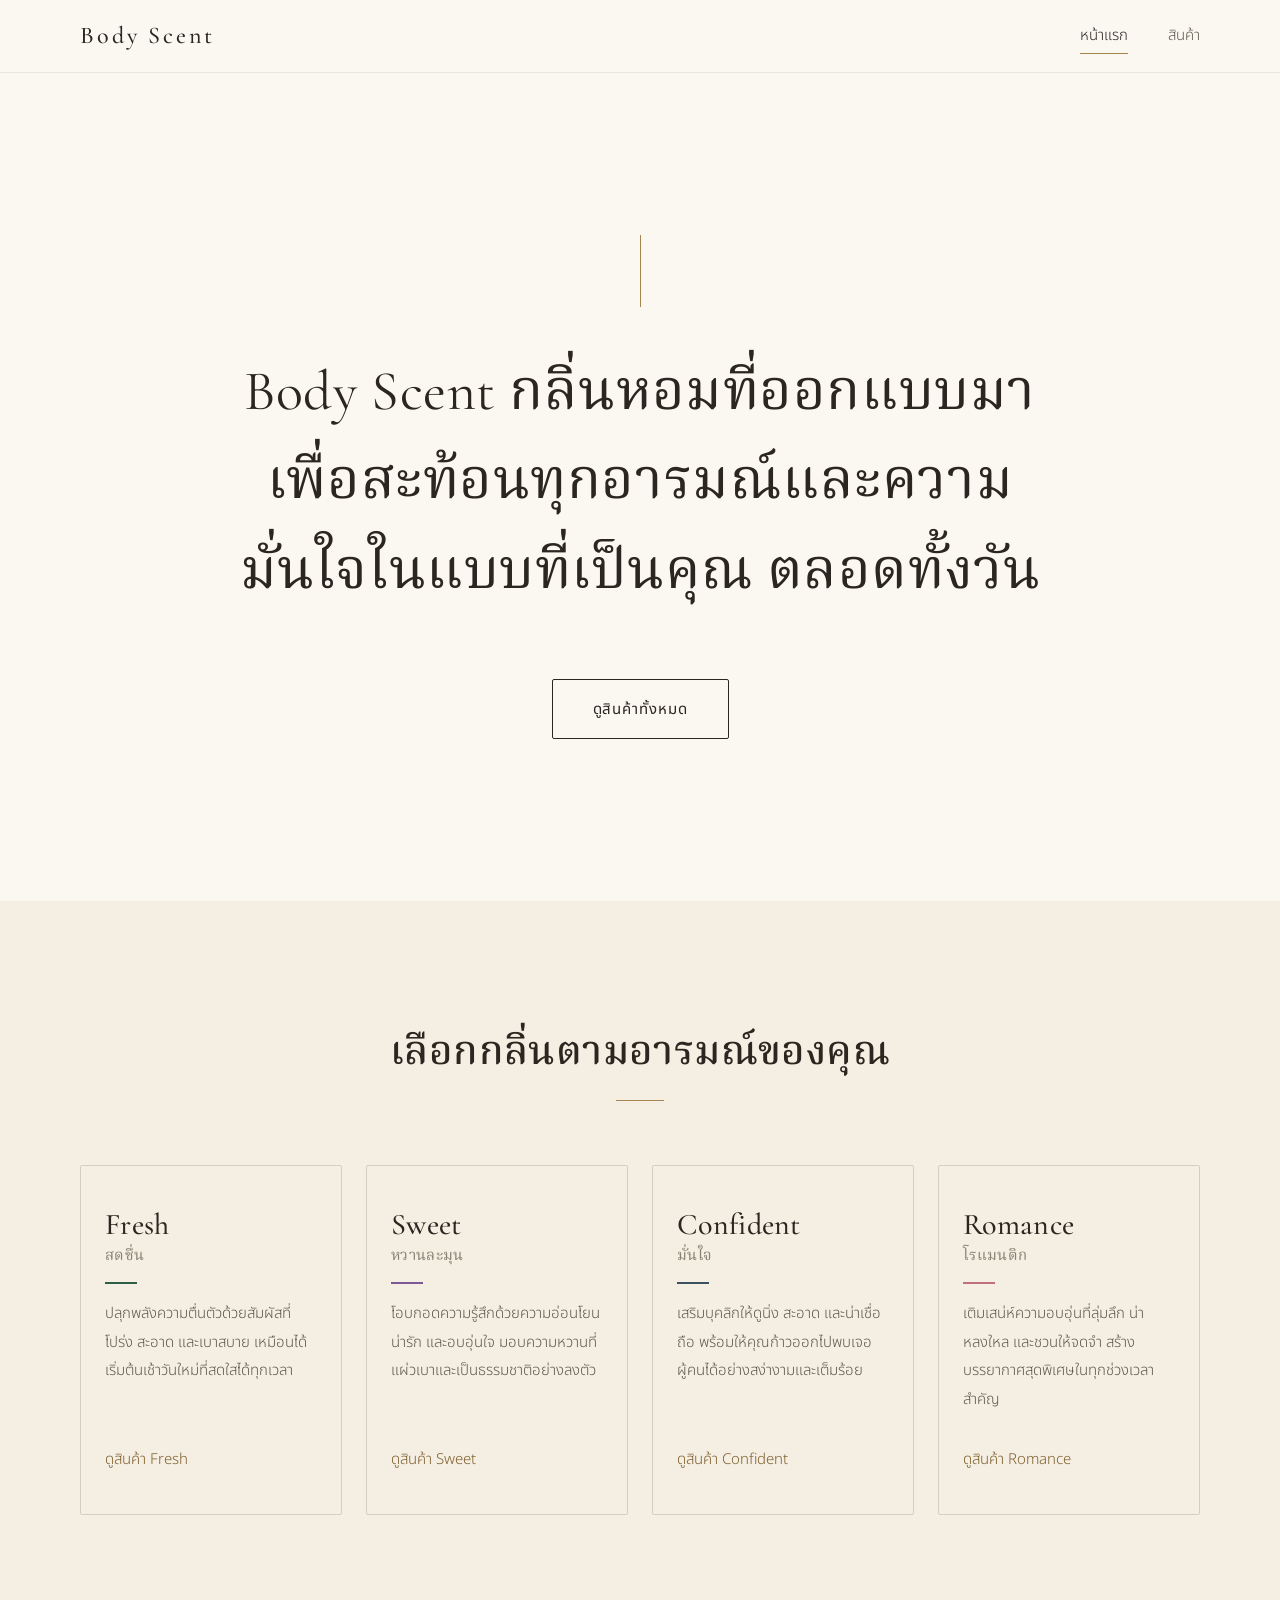
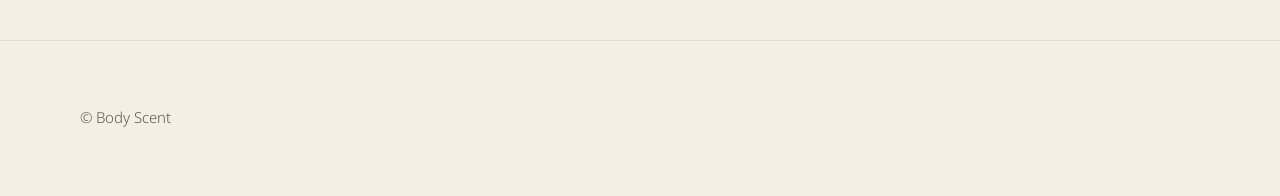
<file: index.html>
<!DOCTYPE html>
<html lang="th">
<head>
  <meta charset="UTF-8">
  <meta name="viewport" content="width=device-width, initial-scale=1">
  <title>Body Scent | น้ำหอมฉีดตัวและโรลออนสำหรับทุกอารมณ์</title>
  <meta name="description" content="Body Scent กลิ่นหอมที่ออกแบบมาเพื่อสะท้อนทุกอารมณ์และความมั่นใจในแบบที่เป็นคุณ ตลอดทั้งวัน">
  <meta name="theme-color" content="#fbf8f2">
  <link rel="stylesheet" href="style.css">
  <style>
    /* เฉพาะหน้าแรก */
    .hero {
      min-height: calc(100vh - 4.5rem);
      min-height: calc(100svh - 4.5rem);
      display: grid;
      place-items: center;
      padding-block: var(--space-6);
      text-align: center;
    }
    .hero__line {
      display: block;
      width: 1px;
      height: 4.5rem;
      margin: 0 auto var(--space-4);
      background: var(--accent);
    }
    .hero h1 {
      max-width: 21em;
      margin-inline: auto;
      font-size: clamp(1.875rem, 1.2rem + 3.2vw, 3.5rem);
      font-weight: 400;
      line-height: 1.6;
      text-wrap: balance;
    }
    .hero .btn { margin-top: var(--space-5); }

    .mood-grid {
      display: grid;
      grid-template-columns: repeat(4, 1fr);
      gap: var(--space-3);
    }
    .mood-card {
      display: flex;
      flex-direction: column;
      gap: var(--space-2);
      padding: var(--space-4) var(--space-3);
      border: var(--line);
      border-radius: var(--radius);
      transition: border-color .3s var(--ease), background-color .3s var(--ease);
    }
    .mood-card:hover { border-color: var(--accent); background: var(--ivory); color: inherit; }
    .mood-card h3 { font-size: 1.875rem; }
    .mood-card__th {
      display: block;
      margin-top: 0.25rem;
      font-family: var(--font-serif-th);
      font-size: var(--fs-sm);
      font-weight: 400;
      color: var(--ink-mute);
    }
    .mood-card .mood-rule { margin-top: 0; }
    .mood-card p { font-size: var(--fs-sm); line-height: 1.9; }
    .mood-card__more { margin-top: auto; padding-top: var(--space-2); font-size: var(--fs-sm); color: var(--accent-deep); }

    @media (max-width: 1024px) { .mood-grid { grid-template-columns: repeat(2, 1fr); } }
    @media (max-width: 520px)  { .mood-grid { grid-template-columns: 1fr; } }
  </style>
</head>
<body>

  <header class="site-header">
    <div class="container">
      <a href="index.html" class="logo">Body Scent</a>
      <nav class="nav" aria-label="เมนูหลัก">
        <a href="index.html" aria-current="page">หน้าแรก</a>
        <a href="product.html">สินค้า</a>
      </nav>
    </div>
  </header>

  <main>
    <section class="hero">
      <div class="container">
        <span class="hero__line" aria-hidden="true"></span>
        <h1>Body Scent กลิ่นหอมที่ออกแบบมาเพื่อสะท้อนทุกอารมณ์และความมั่นใจในแบบที่เป็นคุณ ตลอดทั้งวัน</h1>
        <a href="product.html" class="btn">ดูสินค้าทั้งหมด</a>
      </div>
    </section>

    <section class="section section--cream" id="moods">
      <div class="container">
        <div class="section-head section-head--center">
          <h2>เลือกกลิ่นตามอารมณ์ของคุณ</h2>
          <span class="rule"></span>
        </div>

        <div class="mood-grid">
          <a class="mood-card" data-mood="fresh" href="product.html?mood=fresh">
            <h3>Fresh<span class="mood-card__th">สดชื่น</span></h3>
            <span class="mood-rule" aria-hidden="true"></span>
            <p>ปลุกพลังความตื่นตัวด้วยสัมผัสที่โปร่ง สะอาด และเบาสบาย เหมือนได้เริ่มต้นเช้าวันใหม่ที่สดใสได้ทุกเวลา</p>
            <span class="mood-card__more">ดูสินค้า Fresh</span>
          </a>

          <a class="mood-card" data-mood="sweet" href="product.html?mood=sweet">
            <h3>Sweet<span class="mood-card__th">หวานละมุน</span></h3>
            <span class="mood-rule" aria-hidden="true"></span>
            <p>โอบกอดความรู้สึกด้วยความอ่อนโยน น่ารัก และอบอุ่นใจ มอบความหวานที่แผ่วเบาและเป็นธรรมชาติอย่างลงตัว</p>
            <span class="mood-card__more">ดูสินค้า Sweet</span>
          </a>

          <a class="mood-card" data-mood="confident" href="product.html?mood=confident">
            <h3>Confident<span class="mood-card__th">มั่นใจ</span></h3>
            <span class="mood-rule" aria-hidden="true"></span>
            <p>เสริมบุคลิกให้ดูนิ่ง สะอาด และน่าเชื่อถือ พร้อมให้คุณก้าวออกไปพบเจอผู้คนได้อย่างสง่างามและเต็มร้อย</p>
            <span class="mood-card__more">ดูสินค้า Confident</span>
          </a>

          <a class="mood-card" data-mood="romance" href="product.html?mood=romance">
            <h3>Romance<span class="mood-card__th">โรแมนติก</span></h3>
            <span class="mood-rule" aria-hidden="true"></span>
            <p>เติมเสน่ห์ความอบอุ่นที่ลุ่มลึก น่าหลงใหล และชวนให้จดจำ สร้างบรรยากาศสุดพิเศษในทุกช่วงเวลาสำคัญ</p>
            <span class="mood-card__more">ดูสินค้า Romance</span>
          </a>
        </div>
      </div>
    </section>
  </main>

  <footer class="site-footer">
    <div class="container">
      <p>&copy; Body Scent</p>
    </div>
  </footer>

  <script src="script.js"></script>
</body>
</html>
</file>
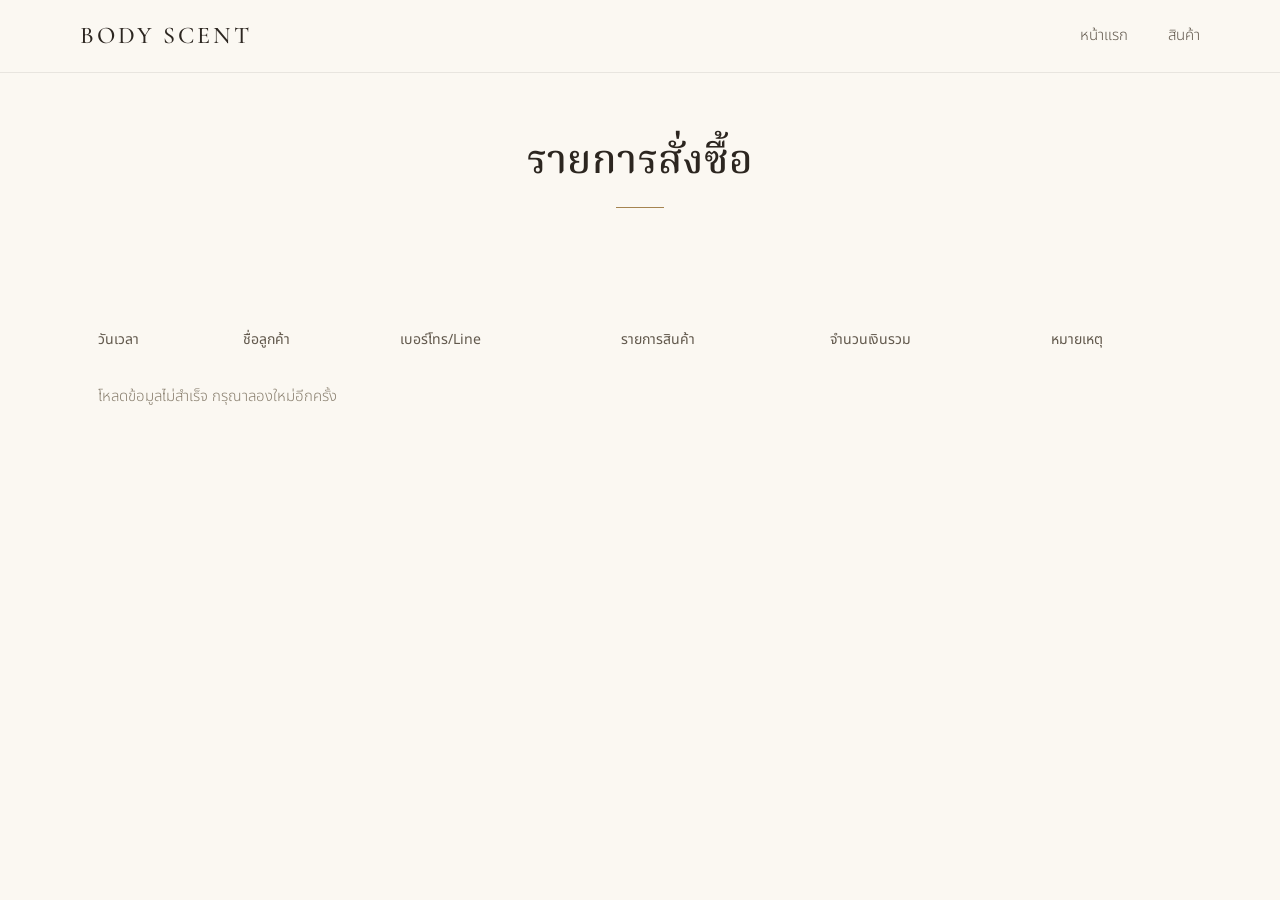
<file: admin.html>
<!DOCTYPE html>
<html lang="th">
<head>
  <meta charset="UTF-8">
  <meta name="viewport" content="width=device-width, initial-scale=1">
  <meta name="robots" content="noindex, nofollow">
  <title>รายการสั่งซื้อ | Body Scent</title>
  <link rel="stylesheet" href="style.css">
  <style>
    /* เฉพาะหน้า admin */
    .page-head {
      padding: var(--space-5) 0 var(--space-4);
      text-align: center;
      background: var(--bg-soft);
      border-bottom: 1px solid var(--line);
    }

    .page-head h1 {
      margin-bottom: 0;
      font-size: clamp(1.8rem, 3.6vw, 2.5rem);
    }

    .page-head .rule { margin: var(--space-3) auto 0; }

    .table-wrap {
      overflow-x: auto;
      border: 1px solid var(--line);
      background: var(--surface);
    }

    #ordersTable {
      width: 100%;
      min-width: 880px;
      border-collapse: collapse;
      font-size: 0.92rem;
      line-height: 1.7;
    }

    #ordersTable th,
    #ordersTable td {
      padding: 1rem 1.1rem;
      text-align: left;
      vertical-align: top;
      border-bottom: 1px solid var(--line);
    }

    #ordersTable thead th {
      font-weight: 400;
      font-size: 0.88rem;
      white-space: nowrap;
      color: var(--ink-soft);
      background: var(--bg-soft);
      border-bottom: 1px solid var(--line-strong);
    }

    #ordersTable tbody tr:last-child td { border-bottom: 0; }
    #ordersTable tbody tr:hover td { background: var(--bg); }

    /* วันเวลา และจำนวนเงิน ไม่ตัดบรรทัด */
    #ordersTable td:nth-child(1),
    #ordersTable td:nth-child(5) { white-space: nowrap; }
  </style>
</head>
<body>

  <header class="site-header">
    <div class="container">
      <a href="index.html" class="logo">BODY SCENT</a>
      <nav class="nav" aria-label="เมนูหลัก">
        <a href="index.html">หน้าแรก</a>
        <a href="product.html">สินค้า</a>
      </nav>
    </div>
  </header>

  <main>
    <section class="page-head">
      <div class="container">
        <h1>รายการสั่งซื้อ</h1>
        <span class="rule" aria-hidden="true"></span>
      </div>
    </section>

    <section class="section" style="padding-top: var(--space-5);">
      <div class="container">
        <div class="table-wrap">
          <table id="ordersTable">
            <thead>
              <tr>
                <th scope="col">วันเวลา</th>
                <th scope="col">ชื่อลูกค้า</th>
                <th scope="col">เบอร์โทร/Line</th>
                <th scope="col">รายการสินค้า</th>
                <th scope="col">จำนวนเงินรวม</th>
                <th scope="col">หมายเหตุ</th>
              </tr>
            </thead>
            <tbody></tbody>
          </table>
        </div>
      </div>
    </section>
  </main>

  <script src="script.js"></script>
</body>
</html>
</file>
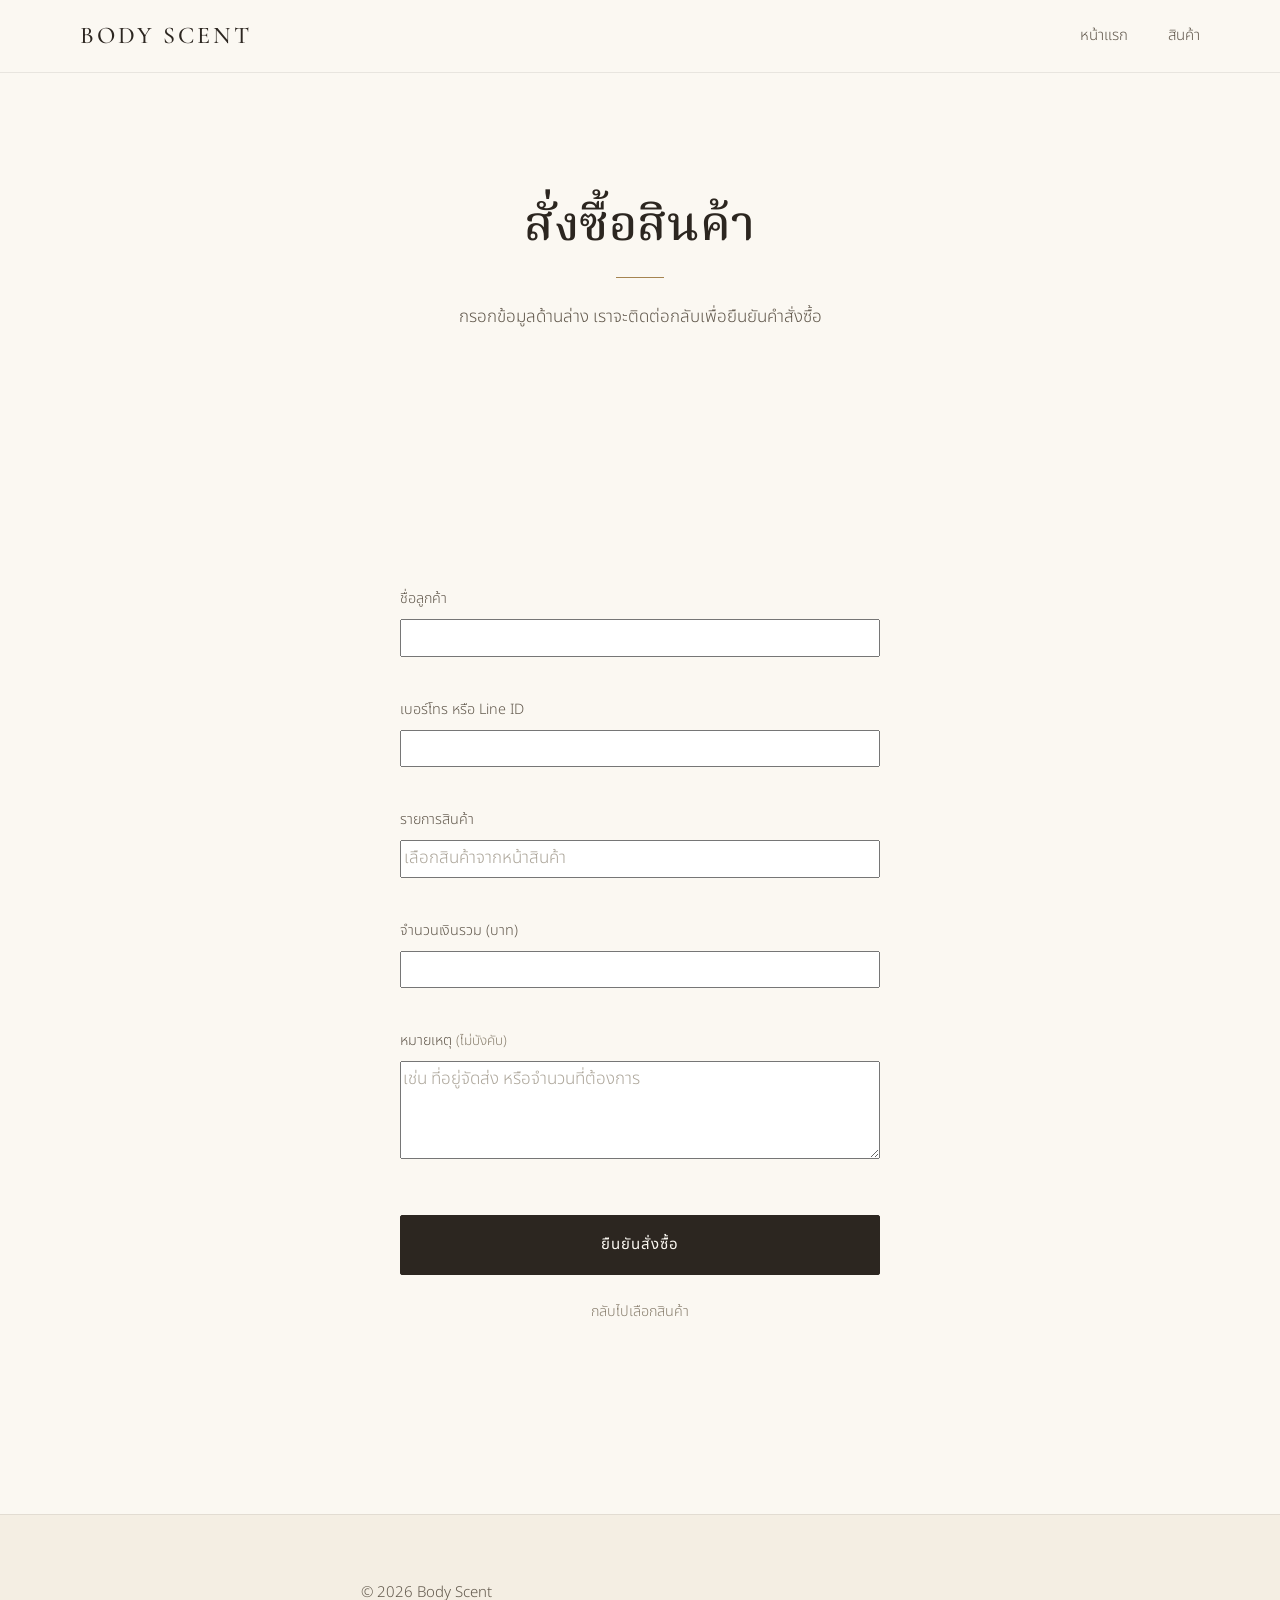
<file: order.html>
<!DOCTYPE html>
<html lang="th">
<head>
  <meta charset="UTF-8">
  <meta name="viewport" content="width=device-width, initial-scale=1">
  <title>สั่งซื้อสินค้า | Body Scent</title>
  <meta name="description" content="กรอกข้อมูลเพื่อสั่งซื้อสินค้า Body Scent">
  <link rel="stylesheet" href="style.css">
  <style>
    /* เฉพาะหน้าสั่งซื้อ */
    .page-head {
      padding: var(--space-6) 0 var(--space-5);
      text-align: center;
      background: var(--bg-soft);
      border-bottom: 1px solid var(--line);
    }

    .page-head h1 {
      margin-bottom: 0;
      font-size: clamp(2rem, 4vw, 3rem);
    }

    .page-head .rule { margin: var(--space-3) auto; }
    .page-head p { margin: 0 auto; }

    .order-form {
      max-width: 560px;
      margin: 0 auto;
      padding: var(--space-5) var(--space-4);
      background: var(--surface);
      border: 1px solid var(--line);
    }

    .field { margin-bottom: var(--space-4); }

    .field label {
      display: block;
      font-size: 0.9rem;
      color: var(--ink-soft);
    }

    .field .hint {
      color: var(--ink-mute);
      font-size: 0.85rem;
    }

    .field textarea {
      resize: vertical;
      min-height: 5.5rem;
      line-height: 1.8;
    }

    .field input::placeholder,
    .field textarea::placeholder {
      color: var(--ink-mute);
      opacity: 0.7;
    }

    .order-form .btn { margin-top: var(--space-2); }

    .order-form .btn:disabled {
      opacity: 0.5;
      cursor: not-allowed;
    }

    .back-link {
      display: block;
      margin-top: var(--space-3);
      text-align: center;
      font-size: 0.9rem;
      color: var(--ink-mute);
    }

    .back-link:hover { color: var(--ink); }

    @media (max-width: 640px) {
      .page-head { padding: var(--space-5) 0 var(--space-4); }
      .order-form { padding: var(--space-4) var(--space-3); border-left: 0; border-right: 0; }
    }
  </style>
</head>
<body>

  <header class="site-header">
    <div class="container">
      <a href="index.html" class="logo">BODY SCENT</a>
      <nav class="nav" aria-label="เมนูหลัก">
        <a href="index.html">หน้าแรก</a>
        <a href="product.html">สินค้า</a>
      </nav>
    </div>
  </header>

  <main>
    <section class="page-head">
      <div class="container">
        <h1>สั่งซื้อสินค้า</h1>
        <span class="rule" aria-hidden="true"></span>
        <p>กรอกข้อมูลด้านล่าง เราจะติดต่อกลับเพื่อยืนยันคำสั่งซื้อ</p>
      </div>
    </section>

    <section class="section">
      <div class="container">
        <form id="orderForm" class="order-form">
          <div class="field">
            <label for="customerName">ชื่อลูกค้า</label>
            <input type="text" id="customerName" name="customerName" autocomplete="name" required>
          </div>

          <div class="field">
            <label for="contact">เบอร์โทร หรือ Line ID</label>
            <input type="text" id="contact" name="contact" autocomplete="tel" required>
          </div>

          <div class="field">
            <label for="items">รายการสินค้า</label>
            <input type="text" id="items" name="items" placeholder="เลือกสินค้าจากหน้าสินค้า" required>
          </div>

          <div class="field">
            <label for="total">จำนวนเงินรวม (บาท)</label>
            <input type="text" id="total" name="total" inputmode="decimal" required>
          </div>

          <div class="field">
            <label for="note">หมายเหตุ <span class="hint">(ไม่บังคับ)</span></label>
            <textarea id="note" name="note" rows="3" placeholder="เช่น ที่อยู่จัดส่ง หรือจำนวนที่ต้องการ"></textarea>
          </div>

          <button type="submit" class="btn btn--solid btn--block">ยืนยันสั่งซื้อ</button>
          <a href="product.html" class="back-link">กลับไปเลือกสินค้า</a>
        </form>
      </div>
    </section>
  </main>

  <footer class="site-footer">
    <div class="container">
      <p class="mb-0" style="margin-left:auto;margin-right:auto;">&copy; 2026 Body Scent</p>
    </div>
  </footer>

  <script src="script.js"></script>
</body>
</html>
</file>
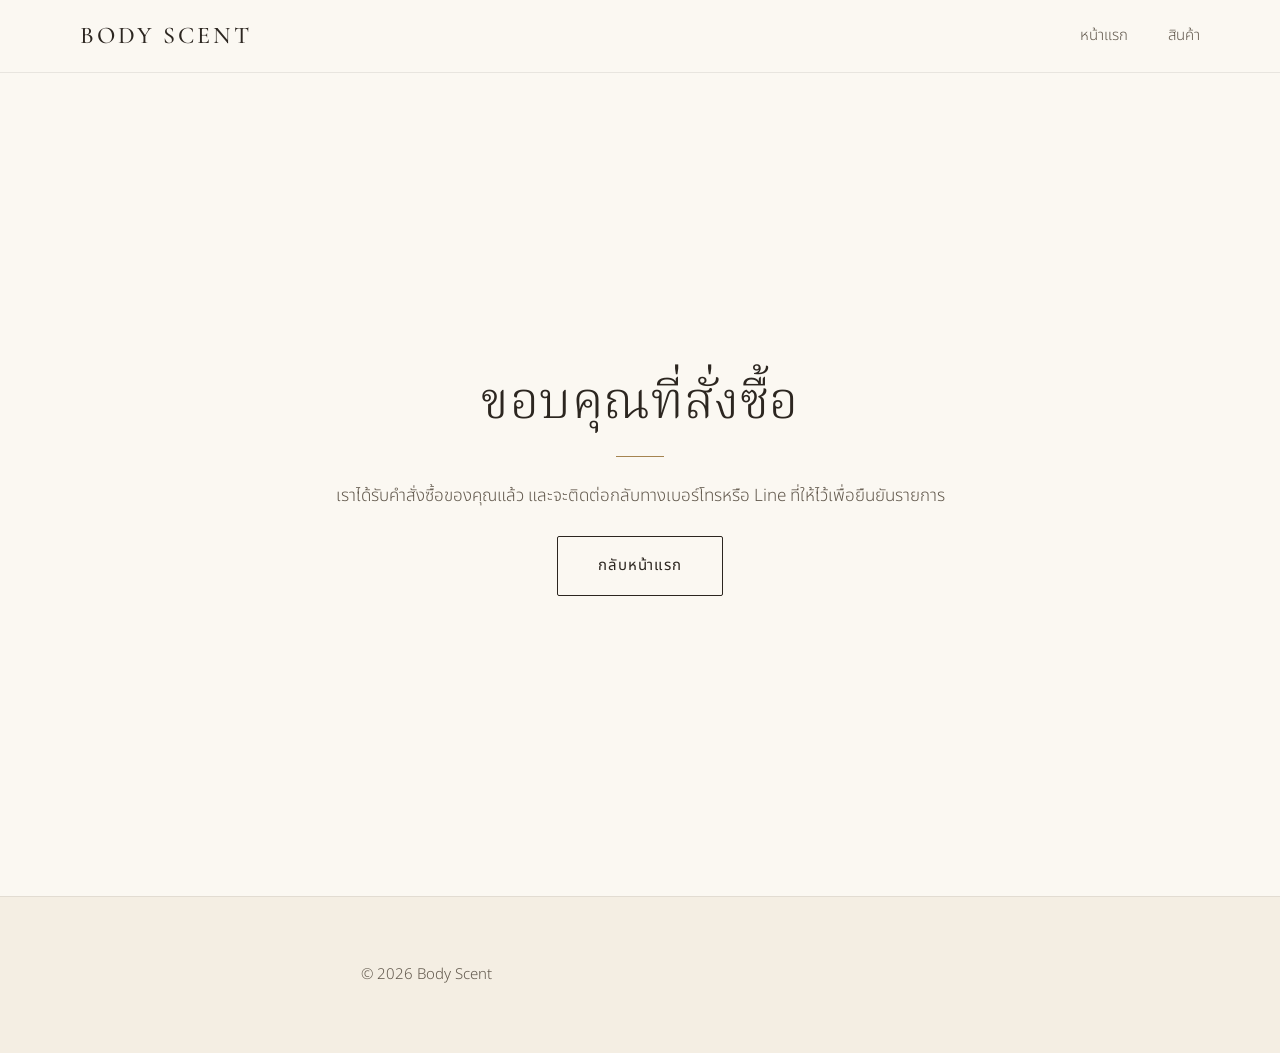
<file: thankyou.html>
<!DOCTYPE html>
<html lang="th">
<head>
  <meta charset="UTF-8">
  <meta name="viewport" content="width=device-width, initial-scale=1">
  <title>ขอบคุณสำหรับคำสั่งซื้อ | Body Scent</title>
  <link rel="stylesheet" href="style.css">
  <style>
    /* เฉพาะหน้าขอบคุณ */
    .thanks {
      min-height: calc(100svh - 77px);
      display: flex;
      align-items: center;
      justify-content: center;
      padding: var(--space-6) 0;
      text-align: center;
      background: linear-gradient(180deg, var(--bg-soft) 0%, var(--bg) 100%);
    }

    .thanks h1 {
      font-size: clamp(2rem, 4.4vw, 3.2rem);
      font-weight: 300;
    }

    .thanks p { margin-left: auto; margin-right: auto; }
    .thanks .rule { margin: var(--space-3) auto; }
    .thanks .btn { margin-top: var(--space-3); }

    @media (max-width: 640px) {
      .thanks { min-height: calc(100svh - 65px); padding: var(--space-5) 0; }
    }
  </style>
</head>
<body>

  <header class="site-header">
    <div class="container">
      <a href="index.html" class="logo">BODY SCENT</a>
      <nav class="nav" aria-label="เมนูหลัก">
        <a href="index.html">หน้าแรก</a>
        <a href="product.html">สินค้า</a>
      </nav>
    </div>
  </header>

  <main class="thanks">
    <div class="container">
      <h1>ขอบคุณที่สั่งซื้อ</h1>
      <span class="rule" aria-hidden="true"></span>
      <p>เราได้รับคำสั่งซื้อของคุณแล้ว และจะติดต่อกลับทางเบอร์โทรหรือ Line ที่ให้ไว้เพื่อยืนยันรายการ</p>
      <a href="index.html" class="btn">กลับหน้าแรก</a>
    </div>
  </main>

  <footer class="site-footer">
    <div class="container">
      <p class="mb-0" style="margin-left:auto;margin-right:auto;">&copy; 2026 Body Scent</p>
    </div>
  </footer>

  <script src="script.js"></script>
</body>
</html>
</file>
<file: style.css>
/* ==========================================================
   Body Scent — style.css
   โทนพรีเมียม เรียบหรู มินิมอล (ครีม / เบจ / ทอง-บรอนซ์)
   ========================================================== */

@import url("https://fonts.googleapis.com/css2?family=Cormorant+Garamond:wght@400;500;600&family=Noto+Serif+Thai:wght@300;400;500&family=Noto+Sans+Thai:wght@300;400;500&display=swap");

/* ---------- 1. Design tokens ---------- */
:root {
  /* พื้นหลัง */
  --ivory:   #fbf8f2;
  --cream:   #f4eee3;
  --beige:   #e6dcc9;
  --beige-deep: #b8a789;

  /* ตัวอักษร */
  --ink:      #2c2620;
  --ink-soft: #62594d;
  --ink-mute: #8a8070;

  /* สีเน้น ทอง/บรอนซ์อ่อน */
  --accent:      #a58450;
  --accent-deep: #80622f;
  --accent-line: #cbb48a;

  /* สีเฉพาะ mood — ใช้เป็นจุดเล็กๆ เท่านั้น */
  --mood-fresh:     #2f5d45;
  --mood-sweet:     #7d5a96;
  --mood-confident: #3d5160;
  --mood-romance:   #c0707a;

  /* เส้นขอบ */
  --line:      1px solid rgba(44, 38, 32, 0.16);
  --line-soft: 1px solid rgba(44, 38, 32, 0.09);

  /* ฟอนต์ */
  --font-display: "Cormorant Garamond", "Noto Serif Thai", Georgia, "Times New Roman", serif;
  --font-body:    "Noto Sans Thai", "Helvetica Neue", Arial, sans-serif;
  --font-serif-th: "Noto Serif Thai", "Cormorant Garamond", Georgia, serif;

  /* สเกลตัวอักษร */
  --fs-xs:   0.8125rem;
  --fs-sm:   0.9375rem;
  --fs-base: 1.0625rem;
  --fs-lg:   1.25rem;
  --fs-xl:   clamp(1.75rem, 1.4rem + 1.4vw, 2.5rem);
  --fs-2xl:  clamp(2.25rem, 1.6rem + 2.8vw, 4rem);

  /* ระยะห่าง */
  --space-1: 0.5rem;
  --space-2: 1rem;
  --space-3: 1.5rem;
  --space-4: 2.5rem;
  --space-5: 4rem;
  --space-6: clamp(4.5rem, 3rem + 6vw, 8.5rem);

  --container: 1120px;
  --gutter: clamp(1.25rem, 5vw, 3rem);
  --radius: 2px;
  --ease: cubic-bezier(0.22, 0.61, 0.36, 1);
}

/* ---------- 2. Reset ---------- */
*, *::before, *::after { box-sizing: border-box; }
html { -webkit-text-size-adjust: 100%; scroll-behavior: smooth; }
body, h1, h2, h3, h4, p, figure, ul, ol { margin: 0; }
ul, ol { padding: 0; list-style: none; }
img { display: block; max-width: 100%; height: auto; }
button, input, select, textarea { font: inherit; color: inherit; }
a { color: inherit; text-decoration: none; }

/* ---------- 3. Base ---------- */
body {
  background: var(--ivory);
  color: var(--ink);
  font-family: var(--font-body);
  font-size: var(--fs-base);
  font-weight: 300;
  line-height: 1.85;
  -webkit-font-smoothing: antialiased;
}

h1, h2, h3, h4 {
  font-family: var(--font-display);
  font-weight: 500;
  line-height: 1.25;
  letter-spacing: 0.01em;
  color: var(--ink);
}
h1 { font-size: var(--fs-2xl); line-height: 1.15; }
h2 { font-size: var(--fs-xl); }
h3 { font-size: var(--fs-lg); }

p { max-width: 62ch; color: var(--ink-soft); }
.lead { font-family: var(--font-serif-th); font-size: var(--fs-lg); line-height: 1.9; color: var(--ink-soft); }
.muted { color: var(--ink-mute); font-size: var(--fs-sm); }

a:hover { color: var(--accent-deep); }
::selection { background: var(--beige); color: var(--ink); }

:focus-visible {
  outline: 1px solid var(--accent-deep);
  outline-offset: 4px;
}

/* ---------- 4. Layout ---------- */
.container {
  width: 100%;
  max-width: calc(var(--container) + var(--gutter) * 2);
  margin-inline: auto;
  padding-inline: var(--gutter);
}
.section { padding-block: var(--space-6); }
.section--cream { background: var(--cream); }
.section--beige { background: var(--beige); }

.section-head { margin-bottom: var(--space-5); }
.section-head p { margin-top: var(--space-2); }
.section-head--center { text-align: center; }
.section-head--center p { margin-inline: auto; }

/* เส้นทองบางๆ ใต้หัวข้อ */
.rule {
  display: block;
  width: 3rem;
  height: 1px;
  margin-top: var(--space-3);
  background: var(--accent);
  border: 0;
}
.section-head--center .rule { margin-inline: auto; }

.divider { border: 0; border-top: var(--line-soft); margin: 0; }

.stack > * + * { margin-top: var(--space-3); }

.grid { display: grid; gap: var(--space-4); }
.grid--2 { grid-template-columns: repeat(2, 1fr); }
.grid--3 { grid-template-columns: repeat(3, 1fr); }
.grid--4 { grid-template-columns: repeat(4, 1fr); }

/* ---------- 5. Header / Nav ---------- */
.site-header {
  position: sticky;
  top: 0;
  z-index: 50;
  background: rgba(251, 248, 242, 0.92);
  backdrop-filter: blur(8px);
  border-bottom: var(--line-soft);
}
.site-header .container {
  display: flex;
  align-items: center;
  justify-content: space-between;
  min-height: 4.5rem;
}
.logo {
  font-family: var(--font-display);
  font-size: 1.5rem;
  font-weight: 500;
  letter-spacing: 0.12em;
}
.nav { display: flex; gap: var(--space-4); font-size: var(--fs-sm); }
.nav a { color: var(--ink-soft); padding-block: 0.25rem; border-bottom: 1px solid transparent; transition: border-color .3s var(--ease), color .3s var(--ease); }
.nav a:hover, .nav a[aria-current="page"] { color: var(--ink); border-bottom-color: var(--accent); }

/* ---------- 6. Buttons (เส้นบาง ไม่ฉูดฉาด) ---------- */
.btn {
  display: inline-flex;
  align-items: center;
  justify-content: center;
  gap: 0.5rem;
  padding: 0.95rem 2.5rem;
  background: transparent;
  color: var(--ink);
  border: 1px solid var(--ink);
  border-radius: var(--radius);
  font-family: var(--font-body);
  font-size: var(--fs-sm);
  font-weight: 400;
  letter-spacing: 0.06em;
  cursor: pointer;
  transition: background-color .3s var(--ease), color .3s var(--ease), border-color .3s var(--ease);
}
.btn:hover { background: var(--ink); color: var(--ivory); }

.btn--solid { background: var(--ink); color: var(--ivory); }
.btn--solid:hover { background: var(--accent-deep); border-color: var(--accent-deep); color: var(--ivory); }

.btn--accent { border-color: var(--accent); color: var(--accent-deep); }
.btn--accent:hover { background: var(--accent); border-color: var(--accent); color: var(--ivory); }

.btn--block { width: 100%; }

/* ---------- 7. Mood — จุดสีเล็กๆ ---------- */
[data-mood="fresh"]     { --mood: var(--mood-fresh); }
[data-mood="sweet"]     { --mood: var(--mood-sweet); }
[data-mood="confident"] { --mood: var(--mood-confident); }
[data-mood="romance"]   { --mood: var(--mood-romance); }

.mood-dot {
  display: inline-block;
  width: 0.5rem;
  height: 0.5rem;
  border-radius: 50%;
  background: var(--mood, var(--accent));
  vertical-align: middle;
}
.mood-label {
  display: inline-flex;
  align-items: center;
  gap: 0.6rem;
  font-size: var(--fs-xs);
  color: var(--ink-mute);
  letter-spacing: 0.04em;
}
/* เส้นสั้นใต้หัวข้อ ใช้สี mood */
.mood-rule {
  display: block;
  width: 2rem;
  height: 2px;
  margin-top: var(--space-2);
  background: var(--mood, var(--accent));
}

/* ---------- 8. Filter ---------- */
.filters { display: flex; flex-wrap: wrap; gap: var(--space-1) var(--space-3); margin-bottom: var(--space-4); }
.filter {
  display: inline-flex;
  align-items: center;
  gap: 0.6rem;
  padding: 0.5rem 0;
  background: none;
  border: 0;
  border-bottom: 1px solid transparent;
  color: var(--ink-mute);
  font-size: var(--fs-sm);
  cursor: pointer;
  transition: color .3s var(--ease), border-color .3s var(--ease);
}
.filter:hover { color: var(--ink); }
.filter.is-active, .filter[aria-pressed="true"] { color: var(--ink); border-bottom-color: var(--accent); }

/* ---------- 9. Product card ---------- */
.products { display: grid; grid-template-columns: repeat(4, 1fr); gap: var(--space-5) var(--space-4); }

.card { display: flex; flex-direction: column; background: transparent; }
.card__media {
  aspect-ratio: 4 / 5;
  background: var(--cream);
  border: var(--line-soft);
  overflow: hidden;
}
.card__media img { width: 100%; height: 100%; object-fit: cover; transition: transform .8s var(--ease); }
.card:hover .card__media img { transform: scale(1.03); }

.card__body { padding-top: var(--space-3); display: flex; flex-direction: column; gap: var(--space-1); flex: 1; }
.card__title { font-family: var(--font-serif-th); font-size: 1.0625rem; font-weight: 400; line-height: 1.5; }
.card__desc { font-size: var(--fs-sm); line-height: 1.8; color: var(--ink-mute); }
.card__meta { font-size: var(--fs-xs); color: var(--ink-mute); }
.card__foot { margin-top: auto; padding-top: var(--space-2); display: flex; align-items: baseline; justify-content: space-between; border-top: var(--line-soft); }
.price { font-family: var(--font-display); font-size: 1.5rem; font-weight: 500; color: var(--accent-deep); }
.price small { font-family: var(--font-body); font-size: var(--fs-xs); color: var(--ink-mute); margin-left: 0.25rem; }

/* ---------- 10. Form ---------- */
.field { display: flex; flex-direction: column; gap: 0.4rem; margin-bottom: var(--space-3); }
.field label { font-size: var(--fs-sm); color: var(--ink-soft); }
.input, .select, .textarea {
  width: 100%;
  padding: 0.85rem 0;
  background: transparent;
  border: 0;
  border-bottom: 1px solid var(--beige-deep);
  border-radius: 0;
  outline: none;
  transition: border-color .3s var(--ease);
}
.input:focus, .select:focus, .textarea:focus { border-bottom-color: var(--accent-deep); }
.textarea { min-height: 7rem; resize: vertical; }

/* ---------- 11. Footer ---------- */
.site-footer {
  padding-block: var(--space-5);
  background: var(--cream);
  border-top: var(--line-soft);
  font-size: var(--fs-sm);
  color: var(--ink-mute);
}
.site-footer a:hover { color: var(--accent-deep); }

/* ---------- 12. Utilities ---------- */
.text-center { text-align: center; }
.text-accent { color: var(--accent-deep); }
.mt-3 { margin-top: var(--space-3); }
.mt-4 { margin-top: var(--space-4); }
.mt-5 { margin-top: var(--space-5); }
.visually-hidden {
  position: absolute; width: 1px; height: 1px; margin: -1px; padding: 0;
  overflow: hidden; clip: rect(0 0 0 0); white-space: nowrap; border: 0;
}

/* ---------- 13. Responsive ---------- */
@media (max-width: 1024px) {
  .products, .grid--4 { grid-template-columns: repeat(3, 1fr); }
}
@media (max-width: 800px) {
  .products, .grid--3, .grid--4 { grid-template-columns: repeat(2, 1fr); gap: var(--space-4) var(--space-3); }
  .grid--2 { grid-template-columns: 1fr; }
  .nav { gap: var(--space-3); }
}
@media (max-width: 520px) {
  :root { --fs-base: 1rem; }
  .site-header .container { min-height: 4rem; }
  .nav { gap: var(--space-2); font-size: var(--fs-xs); }
  .products { gap: var(--space-4) var(--space-2); }
  .btn { padding: 0.9rem 1.5rem; }
  .card__title { font-size: 0.9375rem; }
  .price { font-size: 1.25rem; }
}

/* ---------- 14. Reduced motion ---------- */
@media (prefers-reduced-motion: reduce) {
  html { scroll-behavior: auto; }
  *, *::before, *::after { transition-duration: 0.01ms !important; animation-duration: 0.01ms !important; }
}
</file>
